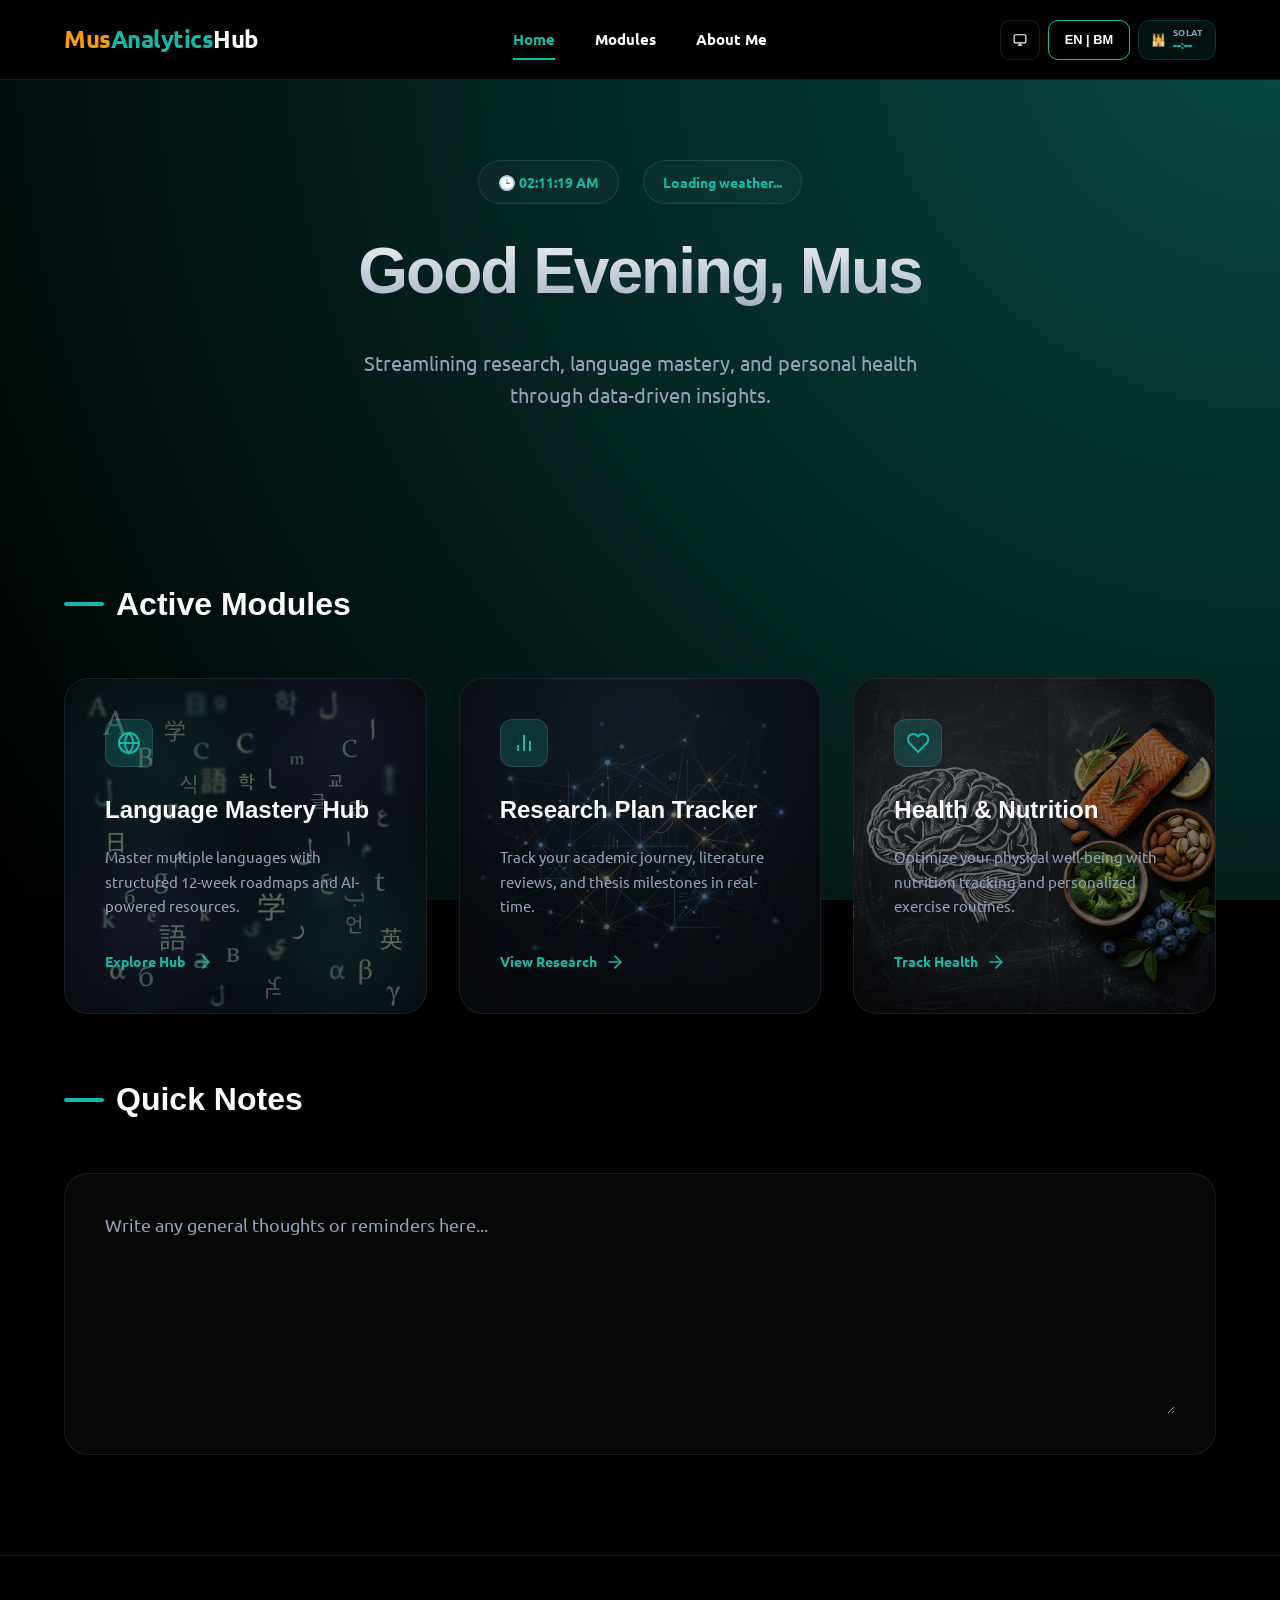
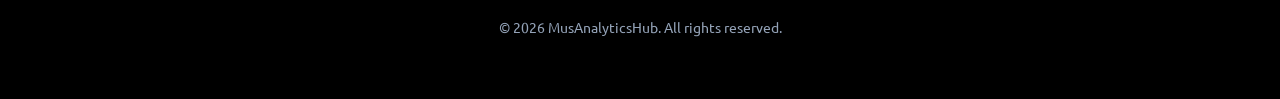
<file: index.html>
<!DOCTYPE html>
<html lang="en">
<head>
    <meta charset="UTF-8">
    <meta name="viewport" content="width=device-width, initial-scale=1.0">
    <title>MusAnalyticsHub | Personal Research & Analytics Hub</title>
    <meta name="description" content="Central hub for Mus's analytics projects, including language mastery, research tracking, and health analytics.">
    <link rel="stylesheet" href="main.css">
</head>
<body class="weather-clear">
    <div class="weather-overlay">
        <div id="rain-container" class="rain-overlay"></div>
        <div id="lightning-flash" class="lightning-overlay"></div>
        <div class="cloud" style="top: 10%; width: 300px; height: 150px; animation-duration: 40s;"></div>
        <div class="cloud" style="top: 40%; width: 450px; height: 200px; animation-duration: 65s; animation-delay: -10s;"></div>
    </div>

    <!-- Weather Details Panel (Expands on hover/click) -->
    <div id="weather-details" class="weather-details-card">
        <div class="weather-main-info">
            <div class="weather-city" id="weather-city">Kuala Lumpur</div>
            <div class="weather-temp-large" id="temp-large">--°C</div>
            <div class="weather-condition" id="weather-condition">Loading...</div>
        </div>
        <div class="weather-stats-grid">
            <div class="stat-item">
                <span class="stat-label">Humidity</span>
                <span class="stat-value" id="val-humidity">--%</span>
            </div>
            <div class="stat-item">
                <span class="stat-label">Wind</span>
                <span class="stat-value" id="val-wind">-- km/h</span>
            </div>
            <div class="stat-item">
                <span class="stat-label">Feels Like</span>
                <span class="stat-value" id="val-feels">--°C</span>
            </div>
        </div>
        <div class="forecast-strip" id="forecast-strip">
            <!-- Forecast items will be injected here -->
        </div>
    </div>

    <header>
        <a href="#" class="branding">
            <span class="brand-mus">Mus</span><span class="brand-analytics">Analytics</span><span class="brand-hub">Hub</span>
        </a>
        <nav>
            <a href="#" class="active" data-tr="home">Home</a>
            <a href="#modules" data-tr="modules">Modules</a>
            <a href="about.html" data-tr="about">About Me</a>
        </nav>
        <div class="header-controls">
            <button id="view-mode-btn" class="control-btn" title="Toggle Desktop/Mobile View">
                <svg id="view-icon" width="18" height="18" viewBox="0 0 24 24" fill="none" stroke="currentColor" stroke-width="2"><rect x="2" y="3" width="20" height="14" rx="2" ry="2"></rect><line x1="8" y1="21" x2="16" y2="21"></line><line x1="12" y1="17" x2="12" y2="21"></line></svg>
            </button>
            <button id="lang-toggle-btn" class="control-btn" style="font-weight: 800; border-color: var(--accent);">EN | BM</button>
        </div>
    </header>

    <main>
        <section class="hero">
            <div class="widget-container">
                <div id="clock-widget" class="widget">--:--:--</div>
                <div id="weather-widget" class="widget">Loading weather...</div>
            </div>
            <h1 id="hero-title" data-tr="heroTitle">Elevate Your Growth</h1>
            <p id="hero-desc" data-tr="heroDesc">Streamlining research, language mastery, and personal health through data-driven insights.</p>
        </section>

        <section id="modules" class="modules-section">
            <div class="section-header">
                <h2 data-tr="activeModules">Active Modules</h2>
            </div>

            <div class="grid">
                <!-- Language Mastery Hub -->
                <a href="language_hub.html" class="card" style="background-image: linear-gradient(rgba(0,0,0,0.5), rgba(0,0,0,0.5)), url('lang_bg.png'); background-size: cover; background-position: center;">
                    <div>
                        <div class="card-icon" style="background: rgba(20, 184, 166, 0.2); width: 48px; height: 48px; border-radius: 12px; display: flex; align-items: center; justify-content: center; margin-bottom: 1.5rem;">
                            <svg width="24" height="24" viewBox="0 0 24 24" fill="none" stroke="var(--accent)" stroke-width="2"><circle cx="12" cy="12" r="10"></circle><line x1="2" y1="12" x2="22" y2="12"></line><path d="M12 2a15.3 15.3 0 0 1 4 10 15.3 15.3 0 0 1-4 10 15.3 15.3 0 0 1-4-10 15.3 15.3 0 0 1 4-10z"></path></svg>
                        </div>
                        <h3 data-tr="langHubTitle">Language Mastery Hub</h3>
                        <p data-tr="langHubDesc">Master multiple languages with structured 12-week roadmaps and AI-powered resources.</p>
                    </div>
                    <div class="card-footer">
                        <span data-tr="exploreHub">Explore Hub</span> 
                        <svg width="20" height="20" viewBox="0 0 24 24" fill="none" stroke="currentColor" stroke-width="2" stroke-linecap="round" stroke-linejoin="round"><line x1="5" y1="12" x2="19" y2="12"></line><polyline points="12 5 19 12 12 19"></polyline></svg>
                    </div>
                </a>

                <!-- Research Plan Tracker -->
                <a href="research_dashboard.html" class="card" style="background-image: linear-gradient(rgba(0,0,0,0.5), rgba(0,0,0,0.5)), url('res_bg.png'); background-size: cover; background-position: center;">
                    <div>
                        <div class="card-icon" style="background: rgba(20, 184, 166, 0.2); width: 48px; height: 48px; border-radius: 12px; display: flex; align-items: center; justify-content: center; margin-bottom: 1.5rem;">
                            <svg width="24" height="24" viewBox="0 0 24 24" fill="none" stroke="var(--accent)" stroke-width="2"><line x1="18" y1="20" x2="18" y2="10"></line><line x1="12" y1="20" x2="12" y2="4"></line><line x1="6" y1="20" x2="6" y2="14"></line></svg>
                        </div>
                        <h3 data-tr="resTrackerTitle">Research Plan Tracker</h3>
                        <p data-tr="resTrackerDesc">Track your academic journey, literature reviews, and thesis milestones in real-time.</p>
                    </div>
                    <div class="card-footer">
                        <span data-tr="viewResearch">View Research</span> 
                        <svg width="20" height="20" viewBox="0 0 24 24" fill="none" stroke="currentColor" stroke-width="2" stroke-linecap="round" stroke-linejoin="round"><line x1="5" y1="12" x2="19" y2="12"></line><polyline points="12 5 19 12 12 19"></polyline></svg>
                    </div>
                </a>

                <!-- Health & Nutrition -->
                <a href="health_dashboard.html" class="card" style="background-image: linear-gradient(rgba(0,0,0,0.5), rgba(0,0,0,0.5)), url('health_bg.png'); background-size: cover; background-position: center;">
                    <div>
                        <div class="card-icon" style="background: rgba(20, 184, 166, 0.2); width: 48px; height: 48px; border-radius: 12px; display: flex; align-items: center; justify-content: center; margin-bottom: 1.5rem;">
                            <svg width="24" height="24" viewBox="0 0 24 24" fill="none" stroke="var(--accent)" stroke-width="2"><path d="M20.42 4.58a5.4 5.4 0 0 0-7.65 0l-.77.78-.77-.78a5.4 5.4 0 0 0-7.65 0 5.4 5.4 0 0 0 0 7.65l.77.78L12 21l7.85-7.99.77-.78a5.4 5.4 0 0 0 0-7.65z"></path></svg>
                        </div>
                        <h3 data-tr="healthTitle">Health & Nutrition</h3>
                        <p data-tr="healthDesc">Optimize your physical well-being with nutrition tracking and personalized exercise routines.</p>
                    </div>
                    <div class="card-footer">
                        <span data-tr="trackHealth">Track Health</span> 
                        <svg width="20" height="20" viewBox="0 0 24 24" fill="none" stroke="currentColor" stroke-width="2" stroke-linecap="round" stroke-linejoin="round"><line x1="5" y1="12" x2="19" y2="12"></line><polyline points="12 5 19 12 12 19"></polyline></svg>
                    </div>
                </a>
            </div>
        </section>

        <section class="notes-section">
            <div class="section-header">
                <h2 data-tr="quickNotes">Quick Notes</h2>
            </div>
            <div class="card">
                <textarea id="hub-notes" class="hub-notes-area" placeholder="Write any general thoughts or reminders here..." data-tr-placeholder="notesPlaceholder"></textarea>
            </div>
        </section>
        
    </main>

    <footer style="padding: 60px 5%; border-top: 1px solid var(--glass-border); text-align: center; color: var(--text-muted); font-size: 0.9rem;">
        <p>&copy; 2026 MusAnalyticsHub. All rights reserved.</p>
    </footer>

    <!-- Welcome Modal -->
    <div id="welcome-overlay" class="welcome-overlay hidden">
        <div class="welcome-card">
            <h2 id="modal-title" data-tr="modalTitle">Welcome to the Hub</h2>
            <p id="modal-desc" data-tr="modalDesc">Please enter your name to personalize your experience.</p>
            <div class="name-input-group">
                <input type="text" id="user-name-input" class="name-input" placeholder="Your name..." autocomplete="off">
            </div>
            <button id="start-btn" class="start-btn" data-tr="startBtn">Get Started</button>
        </div>
    </div>

    <script src="main.js"></script>
</body>
</html>
</file>
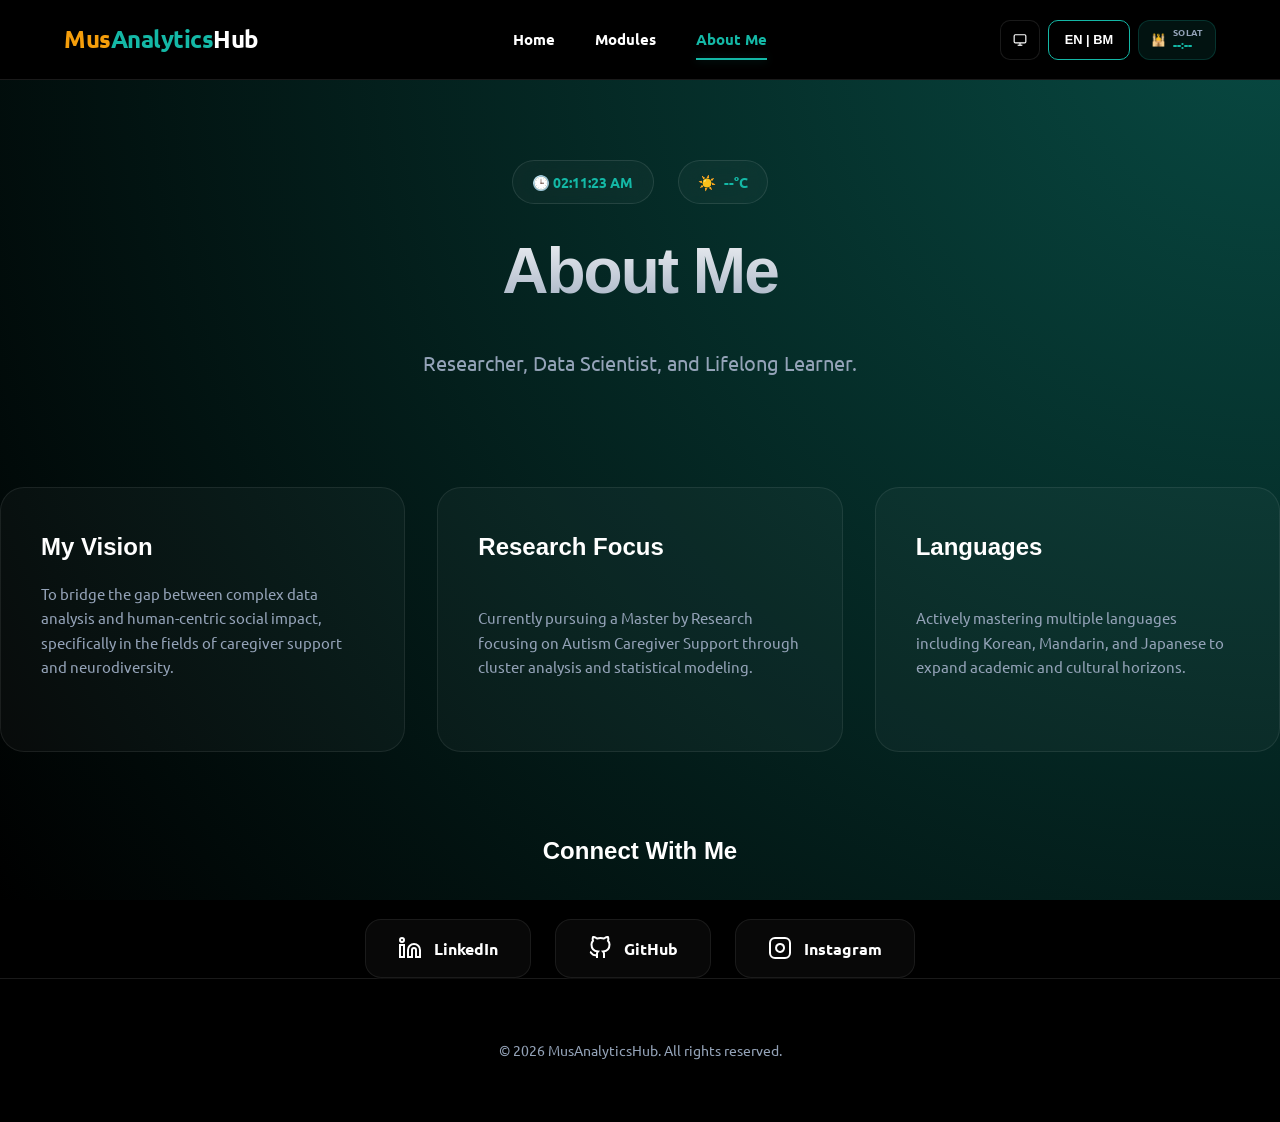
<file: about.html>
<!DOCTYPE html>
<html lang="en">
<head>
    <meta charset="UTF-8">
    <meta name="viewport" content="width=device-width, initial-scale=1.0">
    <title>About Me | MusAnalyticsHub</title>
    <link rel="stylesheet" href="main.css">
</head>
<body class="weather-clear">
    <div class="weather-overlay">
        <div class="cloud" style="top: 10%; width: 300px; height: 150px; animation-duration: 40s;"></div>
        <div class="cloud" style="top: 40%; width: 450px; height: 200px; animation-duration: 65s; animation-delay: -10s;"></div>
        <div class="cloud" style="top: 70%; width: 250px; height: 120px; animation-duration: 50s; animation-delay: -5s;"></div>
    </div>

    <header>
        <a href="index.html" class="branding">
            <span class="brand-mus">Mus</span><span class="brand-analytics">Analytics</span><span class="brand-hub">Hub</span>
        </a>
        <nav>
            <a href="index.html" data-tr="home">Home</a>
            <a href="index.html#modules" data-tr="modules">Modules</a>
            <a href="about.html" class="active" data-tr="about">About Me</a>
        </nav>
        <div class="header-controls">
            <button id="view-mode-btn" class="control-btn" title="Toggle Desktop/Mobile View">
                <svg id="view-icon" width="18" height="18" viewBox="0 0 24 24" fill="none" stroke="currentColor" stroke-width="2"><rect x="2" y="3" width="20" height="14" rx="2" ry="2"></rect><line x1="8" y1="21" x2="16" y2="21"></line><line x1="12" y1="17" x2="12" y2="21"></line></svg>
            </button>
            <button id="lang-toggle-btn" class="control-btn" style="font-weight: 800; border-color: var(--accent);">EN | BM</button>
        </div>
    </header>

    <main>
        <section class="hero">
            <h1 id="hero-title" data-tr="about">About Me</h1>
            <p id="hero-desc" data-tr="aboutHeroDesc">Researcher, Data Scientist, and Lifelong Learner.</p>
        </section>

        <section class="about-content-section">
            <div class="grid" style="grid-template-columns: repeat(auto-fit, minmax(300px, 1fr));">
                <div class="card">
                    <h3 data-tr="myVision">My Vision</h3>
                    <p data-tr="visionContent">To bridge the gap between complex data analysis and human-centric social impact, specifically in the fields of caregiver support and neurodiversity.</p>
                </div>
                <div class="card">
                    <h3 data-tr="researchFocus">Research Focus</h3>
                    <p data-tr="researchContent">Currently pursuing a Master by Research focusing on Autism Caregiver Support through cluster analysis and statistical modeling.</p>
                </div>
                <div class="card">
                    <h3 data-tr="languagesTitle">Languages</h3>
                    <p data-tr="languagesContent">Actively mastering multiple languages including Korean, Mandarin, and Japanese to expand academic and cultural horizons.</p>
                </div>
            </div>

            <div class="social-connect" style="margin-top: 5rem; text-align: center;">
                <h2 data-tr="connectTitle">Connect With Me</h2>
                <div class="social-grid">
                    <a href="https://www.linkedin.com/in/muhammad-muqsith-a5080a180/" class="social-btn" target="_blank">
                        <svg width="24" height="24" viewBox="0 0 24 24" fill="none" stroke="currentColor" stroke-width="2"><path d="M16 8a6 6 0 0 1 6 6v7h-4v-7a2 2 0 0 0-2-2 2 2 0 0 0-2 2v7h-4v-7a6 6 0 0 1 6-6z"></path><rect x="2" y="9" width="4" height="12"></rect><circle cx="4" cy="4" r="2"></circle></svg>
                        LinkedIn
                    </a>
                    <a href="https://github.com/muszyolo" class="social-btn" target="_blank">
                        <svg width="24" height="24" viewBox="0 0 24 24" fill="none" stroke="currentColor" stroke-width="2"><path d="M9 19c-5 1.5-5-2.5-7-3m14 6v-3.87a3.37 3.37 0 0 0-.94-2.61c3.14-.35 6.44-1.54 6.44-7A5.44 5.44 0 0 0 20 4.77 5.07 5.07 0 0 0 19.91 1S18.73.65 16 2.48a13.38 13.38 0 0 0-7 0C6.27.65 5.09 1 5.09 1A5.07 5.07 0 0 0 5 4.77a5.44 5.44 0 0 0-1.5 3.78c0 5.42 3.3 6.61 6.44 7A3.37 3.37 0 0 0 9 18.13V22"></path></svg>
                        GitHub
                    </a>
                    <a href="https://instagram.com/muszyolo" class="social-btn" target="_blank">
                        <svg width="24" height="24" viewBox="0 0 24 24" fill="none" stroke="currentColor" stroke-width="2"><rect x="2" y="2" width="20" height="20" rx="5" ry="5"></rect><path d="M16 11.37A4 4 0 1 1 12.63 8 4 4 0 0 1 16 11.37z"></path><line x1="17.5" y1="6.5" x2="17.51" y2="6.5"></line></svg>
                        Instagram
                    </a>
                </div>
            </div>
        </section>
    </main>

    <footer style="padding: 60px 5%; border-top: 1px solid var(--glass-border); text-align: center; color: var(--text-muted); font-size: 0.9rem;">
        <p>&copy; 2026 MusAnalyticsHub. All rights reserved.</p>
    </footer>

    <script src="main.js"></script>
</body>
</html>
</file>
<file: main.css>
@import url('https://fonts.googleapis.com/css2?family=Ubuntu:wght@300;400;500;700&display=swap');

:root {
    /* Brand Colors */
    --brand-mus: #f59e0b;
    --brand-analytics: #14b8a6;
    --brand-hub: #ffffff;
    
    /* UI Colors */
    --bg-main: #0a0a0a;
    --bg-header: #000000;
    --accent: #14b8a6;
    --accent-glow: rgba(20, 184, 166, 0.3);
    --text-main: #ffffff;
    --text-muted: #94a3b8;
    --card-bg: rgba(255, 255, 255, 0.03);
    --card-border: rgba(255, 255, 255, 0.08);
    --glass-bg: rgba(0, 0, 0, 0.6);
    --glass-border: rgba(255, 255, 255, 0.1);

    /* Transitions */
    --transition: all 0.3s cubic-bezier(0.4, 0, 0.2, 1);
}

* {
    margin: 0;
    padding: 0;
    box-sizing: border-box;
}

body {
    font-family: 'Ubuntu', sans-serif;
    background-color: #000;
    color: var(--text-main);
    line-height: 1.6;
    overflow-x: hidden;
    min-height: 100vh;
    transition: background 2s ease-in-out;
    position: relative;
    background-size: cover;
    background-position: center;
    background-attachment: fixed;
}

main {
    position: relative;
    z-index: 10;
}

/* Weather Backgrounds (Dynamic Gradients) */
body.weather-clear {
    background-image: radial-gradient(circle at top right, rgba(20, 184, 166, 0.4), rgba(0, 0, 0, 0.95));
}

body.weather-cloudy {
    background-image: radial-gradient(circle at top right, rgba(148, 163, 184, 0.4), rgba(0, 0, 0, 0.95));
}

body.weather-rain {
    background-image: radial-gradient(circle at top right, rgba(59, 130, 246, 0.5), rgba(0, 0, 0, 0.98));
}

body.weather-storm {
    background-image: radial-gradient(circle at top right, rgba(139, 92, 246, 0.6), rgba(0, 0, 0, 1));
}

/* Day/Night Adjustments */
body.is-night {
    filter: brightness(0.7) contrast(1.1) hue-rotate(-10deg);
}

/* Animated Weather Effects */
.weather-overlay {
    position: fixed;
    top: 0;
    left: 0;
    width: 100%;
    height: 100%;
    pointer-events: none;
    z-index: -1;
    overflow: hidden;
}

/* Rain Effect */
.rain-overlay {
    position: absolute;
    width: 100%;
    height: 100%;
    opacity: 0;
    transition: opacity 2s ease;
}

body.weather-rain .rain-overlay,
body.weather-storm .rain-overlay {
    opacity: 0.4;
}

.rain-drop {
    position: absolute;
    background: linear-gradient(to bottom, rgba(255,255,255,0), rgba(255,255,255,0.4));
    width: 2px;
    height: 100px;
    top: -100px;
    animation: rainFall 0.8s linear infinite;
}

@keyframes rainFall {
    to { transform: translateY(110vh); }
}

/* Lightning Effect */
.lightning-overlay {
    position: absolute;
    width: 100%;
    height: 100%;
    background: white;
    opacity: 0;
    pointer-events: none;
}

.lightning-flash {
    animation: lightningFlash 0.2s ease-out;
}

@keyframes lightningFlash {
    0% { opacity: 0; }
    50% { opacity: 0.6; }
    100% { opacity: 0; }
}

/* Weather Details Card */
.weather-details-card {
    position: fixed;
    top: 90px;
    right: 5%;
    width: 380px;
    background: linear-gradient(135deg, rgba(255, 255, 255, 0.1), rgba(255, 255, 255, 0.05));
    backdrop-filter: blur(40px) saturate(180%);
    -webkit-backdrop-filter: blur(40px) saturate(180%);
    border: 1px solid rgba(255, 255, 255, 0.3);
    border-radius: 24px;
    padding: 2rem;
    z-index: 1000;
    color: white;
    opacity: 0;
    transform: translateY(-20px);
    pointer-events: none;
    transition: all 0.4s cubic-bezier(0.4, 0, 0.2, 1);
    box-shadow: 0 8px 32px 0 rgba(0, 0, 0, 0.37);
}

.weather-details-card.visible {
    opacity: 1;
    transform: translateY(0);
    pointer-events: all;
}

.weather-city {
    font-size: 0.9rem;
    color: var(--accent);
    text-transform: uppercase;
    letter-spacing: 2px;
    font-weight: 700;
}

.weather-temp-large {
    font-size: 4rem;
    font-weight: 800;
    margin: 0.5rem 0;
    font-family: 'Ubuntu', sans-serif;
}

.weather-stats-grid {
    display: grid;
    grid-template-columns: repeat(3, 1fr);
    gap: 1.5rem;
    margin: 2rem 0;
    border-top: 1px solid var(--glass-border);
    padding-top: 1.5rem;
}

.stat-item {
    display: flex;
    flex-direction: column;
    align-items: center;
}

.stat-label {
    font-size: 0.7rem;
    color: var(--text-muted);
    text-transform: uppercase;
    margin-bottom: 0.25rem;
}

.stat-value {
    font-size: 1.1rem;
    font-weight: 700;
}

.forecast-strip {
    display: flex;
    justify-content: space-between;
    gap: 0.5rem;
    padding-bottom: 0;
    overflow: hidden; /* No scroll */
}

.forecast-item {
    display: flex;
    flex-direction: column;
    align-items: center;
    flex: 1;
    background: rgba(255,255,255,0.05);
    padding: 0.8rem 0.2rem;
    border-radius: 12px;
    min-width: 0;
}

.forecast-day { font-size: 0.7rem; color: var(--text-muted); margin-bottom: 0.2rem; }
.forecast-temp { font-size: 0.9rem; font-weight: 700; }

/* Mobile Optimizations for Weather Widget */
@media (max-width: 768px) {
    .weather-details-card {
        top: 120px; /* Middle-top as requested */
        left: 50%;
        right: auto;
        transform: translate(-50%, -10px);
        width: 92%;
        max-width: 420px;
        padding: 1.5rem 1rem;
        background: linear-gradient(135deg, rgba(255, 255, 255, 0.15), rgba(255, 255, 255, 0.05));
    }

    .weather-details-card.visible {
        transform: translate(-50%, 0);
    }

    .weather-temp-large {
        font-size: 3.5rem;
    }

    .weather-stats-grid {
        gap: 0.5rem;
        margin: 1.5rem 0;
    }

    .stat-value {
        font-size: 0.95rem;
    }

    .forecast-strip {
        gap: 0.25rem;
        justify-content: center;
    }

    .forecast-item {
        min-width: 0;
        flex: 1;
        padding: 0.6rem 0.1rem;
    }

    .forecast-day { font-size: 0.6rem; }
    .forecast-temp { font-size: 0.8rem; }
}

h1, h2, h3, .brand-text {
    font-family: 'Outfit', sans-serif;
}

/* Scrollbar */
::-webkit-scrollbar {
    width: 8px;
}
::-webkit-scrollbar-track {
    background: var(--bg-main);
}
::-webkit-scrollbar-thumb {
    background: var(--glass-border);
    border-radius: 10px;
}
::-webkit-scrollbar-thumb:hover {
    background: var(--accent);
}

/* Header & Mobile Optimizations */
header {
    background-color: var(--bg-header);
    height: 80px;
    display: flex;
    align-items: center;
    justify-content: space-between;
    padding: 0 5%;
    position: sticky;
    top: 0;
    z-index: 1000;
    border-bottom: 1px solid var(--glass-border);
    backdrop-filter: blur(20px);
    transition: all 0.3s ease;
}

@media (max-width: 1024px) {
    header {
        height: auto;
        flex-direction: column;
        padding: 1.25rem 1rem;
        gap: 1.25rem;
    }

    nav {
        position: static !important;
        transform: none !important;
        width: 100%;
        justify-content: center;
        gap: 1.25rem;
        padding: 0.75rem 0;
        border-top: 1px solid rgba(255,255,255,0.05);
        border-bottom: 1px solid rgba(255,255,255,0.05);
    }

    .header-controls {
        width: 100%;
        justify-content: center;
        gap: 0.75rem;
        display: flex;
        align-items: center;
    }

    .solat-widget {
        padding: 0.3rem 0.6rem;
        font-size: 0.7rem;
    }

    .branding {
        font-size: 1.25rem;
        width: 100%;
        justify-content: center;
    }
}

.solat-widget {
    display: flex;
    align-items: center;
    gap: 0.5rem;
    background: rgba(20, 184, 166, 0.1);
    border: 1px solid rgba(20, 184, 166, 0.2);
    padding: 0.4rem 0.7rem;
    border-radius: 12px;
    font-size: 0.75rem;
    font-weight: 700;
    color: var(--accent);
    cursor: default;
    white-space: nowrap;
}

.solat-info {
    display: flex;
    flex-direction: column;
    align-items: flex-start;
    line-height: 1;
}

.solat-label {
    font-size: 0.5rem;
    color: var(--text-muted);
    text-transform: uppercase;
    letter-spacing: 0.5px;
    margin-bottom: 1px;
}

.branding {
    font-size: 1.5rem;
    font-weight: 800;
    letter-spacing: -0.5px;
    display: flex;
    align-items: center;
    text-decoration: none;
    white-space: nowrap;
}

.brand-mus { color: var(--brand-mus); }
.brand-analytics { color: var(--brand-analytics); }
.brand-hub { color: var(--brand-hub); }

nav {
    position: absolute;
    left: 50%;
    transform: translateX(-50%);
    display: flex;
    gap: 2.5rem;
    align-items: center;
}

nav a {
    text-decoration: none;
    color: var(--text-main);
    font-weight: 600;
    font-size: 0.95rem;
    transition: var(--transition);
    position: relative;
    padding: 0.5rem 0;
}

nav a:hover {
    color: var(--accent);
}

nav a.active {
    color: var(--accent);
}

nav a.active::after {
    content: '';
    position: absolute;
    bottom: 0;
    left: 0;
    width: 100%;
    height: 2px;
    background: var(--accent);
    box-shadow: 0 0 10px var(--accent-glow);
}

.header-controls {
    display: flex;
    gap: 0.5rem;
    align-items: center;
    justify-content: flex-end;
}

.solat-widget, .control-btn {
    display: flex;
    align-items: center;
    justify-content: center;
    height: 40px;
    padding: 0 0.75rem;
    background: rgba(255, 255, 255, 0.05);
    border: 1px solid var(--glass-border);
    border-radius: 12px;
    font-size: 0.75rem;
    font-weight: 700;
    color: var(--text-main);
    gap: 0.4rem;
    white-space: nowrap;
}

.solat-widget {
    background: rgba(20, 184, 166, 0.1);
    border-color: rgba(20, 184, 166, 0.2);
    color: var(--accent);
}

@media (max-width: 1024px) {
    .header-controls {
        justify-content: center;
        gap: 0.4rem;
        width: 100%;
        margin-top: 0.5rem;
    }
}

.solat-info {
    display: flex;
    flex-direction: column;
    align-items: flex-start;
    line-height: 1.1;
}

.solat-label {
    font-size: 0.55rem;
    color: var(--text-muted);
    text-transform: uppercase;
    letter-spacing: 0.5px;
}

.clock-widget span, .control-btn span {
    font-size: 1.1rem;
}

@media (max-width: 768px) {
    .header-controls {
        gap: 0.35rem;
    }
    
    .solat-widget, .clock-widget, .control-btn {
        height: 40px;
        padding: 0 0.5rem;
        font-size: 0.7rem;
        gap: 0.3rem;
    }

    .solat-label {
        font-size: 0.45rem;
    }
}

.control-btn {
    background: var(--glass-bg);
    border: 1px solid var(--glass-border);
    color: white;
    width: 40px;
    height: 40px;
    border-radius: 10px;
    display: flex;
    align-items: center;
    justify-content: center;
    cursor: pointer;
    transition: var(--transition);
}

.control-btn:hover {
    background: var(--accent);
    border-color: var(--accent);
    box-shadow: 0 0 15px var(--accent-glow);
}

#lang-toggle-btn {
    width: auto;
    padding: 0 1rem;
    font-size: 0.8rem;
}

/* Hero Section */
.hero {
    padding: 80px 5% 60px;
    text-align: center;
    max-width: 1200px;
    margin: 0 auto;
}

.widget-container {
    display: flex;
    justify-content: center;
    gap: 1.5rem;
    margin-bottom: 2rem;
}

.hero-widgets-top {
    margin-top: 0;
    margin-bottom: 1rem !important;
}

.widget {
    background: var(--card-bg);
    border: 1px solid var(--glass-border);
    padding: 0.6rem 1.2rem;
    border-radius: 100px;
    font-size: 0.9rem;
    font-weight: 600;
    color: var(--accent);
    display: flex;
    align-items: center;
    gap: 0.5rem;
    backdrop-filter: blur(20px);
    transition: all 0.3s ease;
}

.widget:hover {
    transform: translateY(-2px);
    border-color: var(--accent);
    box-shadow: 0 5px 15px rgba(20, 184, 166, 0.2);
}

.hero h1 {
    font-size: 4rem;
    font-weight: 900;
    margin-bottom: 1.5rem;
    background: linear-gradient(to bottom, #fff 0%, #94a3b8 100%);
    -webkit-background-clip: text;
    -webkit-text-fill-color: transparent;
    letter-spacing: -2px;
}

.hero p {
    font-size: 1.25rem;
    color: var(--text-muted);
    max-width: 600px;
    margin: 0 auto 3rem;
}

/* Modules Grid */
.modules-section {
    padding: 60px 5%;
    max-width: 1400px;
    margin: 0 auto;
}

.section-header {
    display: flex;
    align-items: center;
    justify-content: space-between;
    margin-bottom: 3rem;
}

.section-header h2 {
    font-size: 2rem;
    font-weight: 700;
    display: flex;
    align-items: center;
    gap: 0.75rem;
}

.section-header h2::before {
    content: '';
    width: 40px;
    height: 4px;
    background: var(--accent);
    border-radius: 2px;
}

.grid {
    display: grid;
    grid-template-columns: repeat(auto-fit, minmax(350px, 1fr));
    gap: 2rem;
}

.card {
    background: var(--card-bg);
    border: 1px solid var(--card-border);
    border-radius: 24px;
    padding: 2.5rem;
    transition: var(--transition);
    text-decoration: none;
    color: inherit;
    position: relative;
    overflow: hidden;
    display: flex;
    flex-direction: column;
    justify-content: space-between;
}

.card:hover {
    transform: translateY(-10px);
    border-color: var(--accent);
    background: rgba(255, 255, 255, 0.05);
    box-shadow: 0 20px 40px rgba(0, 0, 0, 0.4), 0 0 20px var(--accent-glow);
}

.card::before {
    content: '';
    position: absolute;
    top: 0;
    left: 0;
    width: 100%;
    height: 100%;
    background: radial-gradient(circle at top right, var(--accent-glow), transparent 70%);
    opacity: 0;
    transition: var(--transition);
}

.card:hover::before {
    opacity: 1;
}

.card-icon {
    width: 60px;
    height: 60px;
    background: var(--glass-bg);
    border: 1px solid var(--glass-border);
    border-radius: 16px;
    display: flex;
    align-items: center;
    justify-content: center;
    margin-bottom: 2rem;
    font-size: 1.5rem;
    transition: var(--transition);
}

.card:hover .card-icon {
    background: var(--accent);
    border-color: var(--accent);
    transform: scale(1.1) rotate(5deg);
}

.card h3 {
    font-size: 1.5rem;
    margin-bottom: 1rem;
}

.card p {
    color: var(--text-muted);
    font-size: 0.95rem;
    margin-bottom: 2rem;
}

.card-footer {
    display: flex;
    align-items: center;
    gap: 0.5rem;
    font-weight: 600;
    font-size: 0.9rem;
    color: var(--accent);
}

.card-footer svg {
    transition: var(--transition);
}

.card:hover .card-footer svg {
    transform: translateX(5px);
}

/* Notes Section */
.notes-section {
    padding: 0 5% 100px;
    max-width: 1400px;
    margin: 0 auto;
}

.hub-notes-area {
    width: 100%;
    min-height: 200px;
    background: transparent;
    border: none;
    color: white;
    font-size: 1.1rem;
    font-family: inherit;
    resize: vertical;
    outline: none;
    position: relative;
    z-index: 20;
}

.hub-notes-area::placeholder {
    color: var(--text-muted);
}

/* Social Media Buttons */
.social-grid {
    display: flex;
    gap: 1.5rem;
    justify-content: center;
    margin-top: 3rem;
    flex-wrap: wrap;
}

.social-btn {
    display: flex;
    align-items: center;
    gap: 0.75rem;
    padding: 1rem 2rem;
    background: var(--card-bg);
    border: 1px solid var(--card-border);
    border-radius: 16px;
    color: white;
    text-decoration: none;
    font-weight: 600;
    transition: var(--transition);
    backdrop-filter: blur(10px);
}

.social-btn:hover {
    background: var(--accent-glow);
    border-color: var(--accent);
    transform: translateY(-5px);
    box-shadow: 0 10px 20px rgba(0, 0, 0, 0.2);
}

.social-btn svg {
    transition: transform 0.3s ease;
}

.social-btn:hover svg {
    transform: scale(1.2);
}

/* Welcome Modal */
.welcome-overlay {
    position: fixed;
    top: 0;
    left: 0;
    width: 100%;
    height: 100%;
    background: rgba(0, 0, 0, 0.85);
    backdrop-filter: blur(15px);
    display: flex;
    align-items: center;
    justify-content: center;
    z-index: 2000;
    transition: var(--transition);
}

.welcome-overlay.hidden {
    opacity: 0;
    pointer-events: none;
    visibility: hidden;
}

.welcome-card {
    background: var(--card-bg);
    border: 1px solid var(--glass-border);
    padding: 3rem;
    border-radius: 32px;
    text-align: center;
    max-width: 450px;
    width: 90%;
    box-shadow: 0 30px 60px rgba(0, 0, 0, 0.5);
    transform: scale(0.9);
    transition: all 0.5s cubic-bezier(0.34, 1.56, 0.64, 1);
}

.welcome-overlay:not(.hidden) .welcome-card {
    transform: scale(1);
}

.welcome-card h2 {
    font-size: 2rem;
    margin-bottom: 1rem;
    color: var(--brand-analytics);
}

.welcome-card p {
    color: var(--text-muted);
    margin-bottom: 2rem;
}

.name-input-group {
    margin-bottom: 2rem;
}

.name-input {
    width: 100%;
    background: rgba(255, 255, 255, 0.05);
    border: 1px solid var(--glass-border);
    border-radius: 12px;
    padding: 1rem 1.5rem;
    color: white;
    font-size: 1.1rem;
    text-align: center;
    transition: var(--transition);
    font-family: inherit;
}

.name-input:focus {
    outline: none;
    border-color: var(--accent);
    background: rgba(255, 255, 255, 0.08);
    box-shadow: 0 0 15px var(--accent-glow);
}

.start-btn {
    width: 100%;
    background: var(--accent);
    color: black;
    border: none;
    padding: 1rem;
    border-radius: 12px;
    font-weight: 700;
    font-size: 1rem;
    cursor: pointer;
    transition: var(--transition);
    text-transform: uppercase;
    letter-spacing: 1px;
}

.start-btn:hover {
    background: white;
    transform: translateY(-2px);
    box-shadow: 0 10px 20px rgba(20, 184, 166, 0.3);
}

/* Responsive */
@media (max-width: 992px) {
    header {
        height: auto;
        padding: 1.5rem 5%;
        flex-direction: column;
        gap: 1.5rem;
    }
    
    nav {
        gap: 1rem;
    }

    .hero h1 {
        font-size: 2.8rem;
    }

    .grid {
        grid-template-columns: 1fr;
    }

    .widget-container {
        flex-direction: column;
        align-items: center;
        gap: 0.75rem;
    }
}

/* Desktop Mode Override */
body.desktop-mode {
    min-width: 1200px;
    overflow-x: auto;
}

body.desktop-mode header {
    flex-direction: row;
    height: 70px;
}

body.desktop-mode nav {
    display: flex;
}

body.desktop-mode .grid {
    grid-template-columns: repeat(auto-fit, minmax(350px, 1fr));
}

body.desktop-mode .hero h1 {
    font-size: 4rem;
}

body.desktop-mode .widget-container {
    flex-direction: row;
}

/* Privacy Overlay */
.privacy-overlay {
    position: fixed;
    top: 0;
    left: 0;
    width: 100%;
    height: 100%;
    background: rgba(0, 0, 0, 0.8);
    backdrop-filter: blur(50px);
    display: flex;
    justify-content: center;
    align-items: center;
    z-index: 9999;
    padding: 2rem;
}

.privacy-card {
    background: rgba(255, 255, 255, 0.05);
    border: 1px solid rgba(255, 255, 255, 0.1);
    border-radius: 32px;
    padding: 3rem;
    max-width: 450px;
    width: 100%;
    text-align: center;
    box-shadow: 0 25px 50px rgba(0,0,0,0.5);
}

.privacy-icon {
    font-size: 3rem;
    margin-bottom: 1.5rem;
}

.privacy-card h2 {
    font-size: 2rem;
    margin-bottom: 1rem;
    color: white;
}

.privacy-card p {
    color: var(--text-muted);
    margin-bottom: 2rem;
    line-height: 1.6;
}

.pin-input-group {
    display: flex;
    flex-direction: column;
    gap: 1rem;
    margin-bottom: 1.5rem;
}

.pin-input-group input {
    background: rgba(255, 255, 255, 0.1);
    border: 1px solid rgba(255, 255, 255, 0.2);
    border-radius: 14px;
    padding: 1rem;
    color: white;
    font-size: 1.1rem;
    text-align: center;
    outline: none;
    transition: all 0.3s ease;
}

.pin-input-group input:focus {
    border-color: var(--accent);
    background: rgba(255, 255, 255, 0.15);
}

#unlock-btn {
    background: var(--accent);
    color: black;
    border: none;
    border-radius: 14px;
    padding: 1rem;
    font-weight: 800;
    font-size: 1rem;
    cursor: pointer;
    transition: all 0.3s ease;
}

#unlock-btn:hover {
    transform: translateY(-2px);
    box-shadow: 0 10px 20px rgba(20, 184, 166, 0.3);
}

.error-text {
    color: #ff4b2b;
    font-size: 0.85rem;
    margin-bottom: 1rem;
    min-height: 1.2rem;
}

.back-link {
    color: var(--text-muted);
    text-decoration: none;
    font-size: 0.9rem;
    transition: color 0.3s ease;
}

.back-link:hover {
    color: var(--accent);
}
</file>
